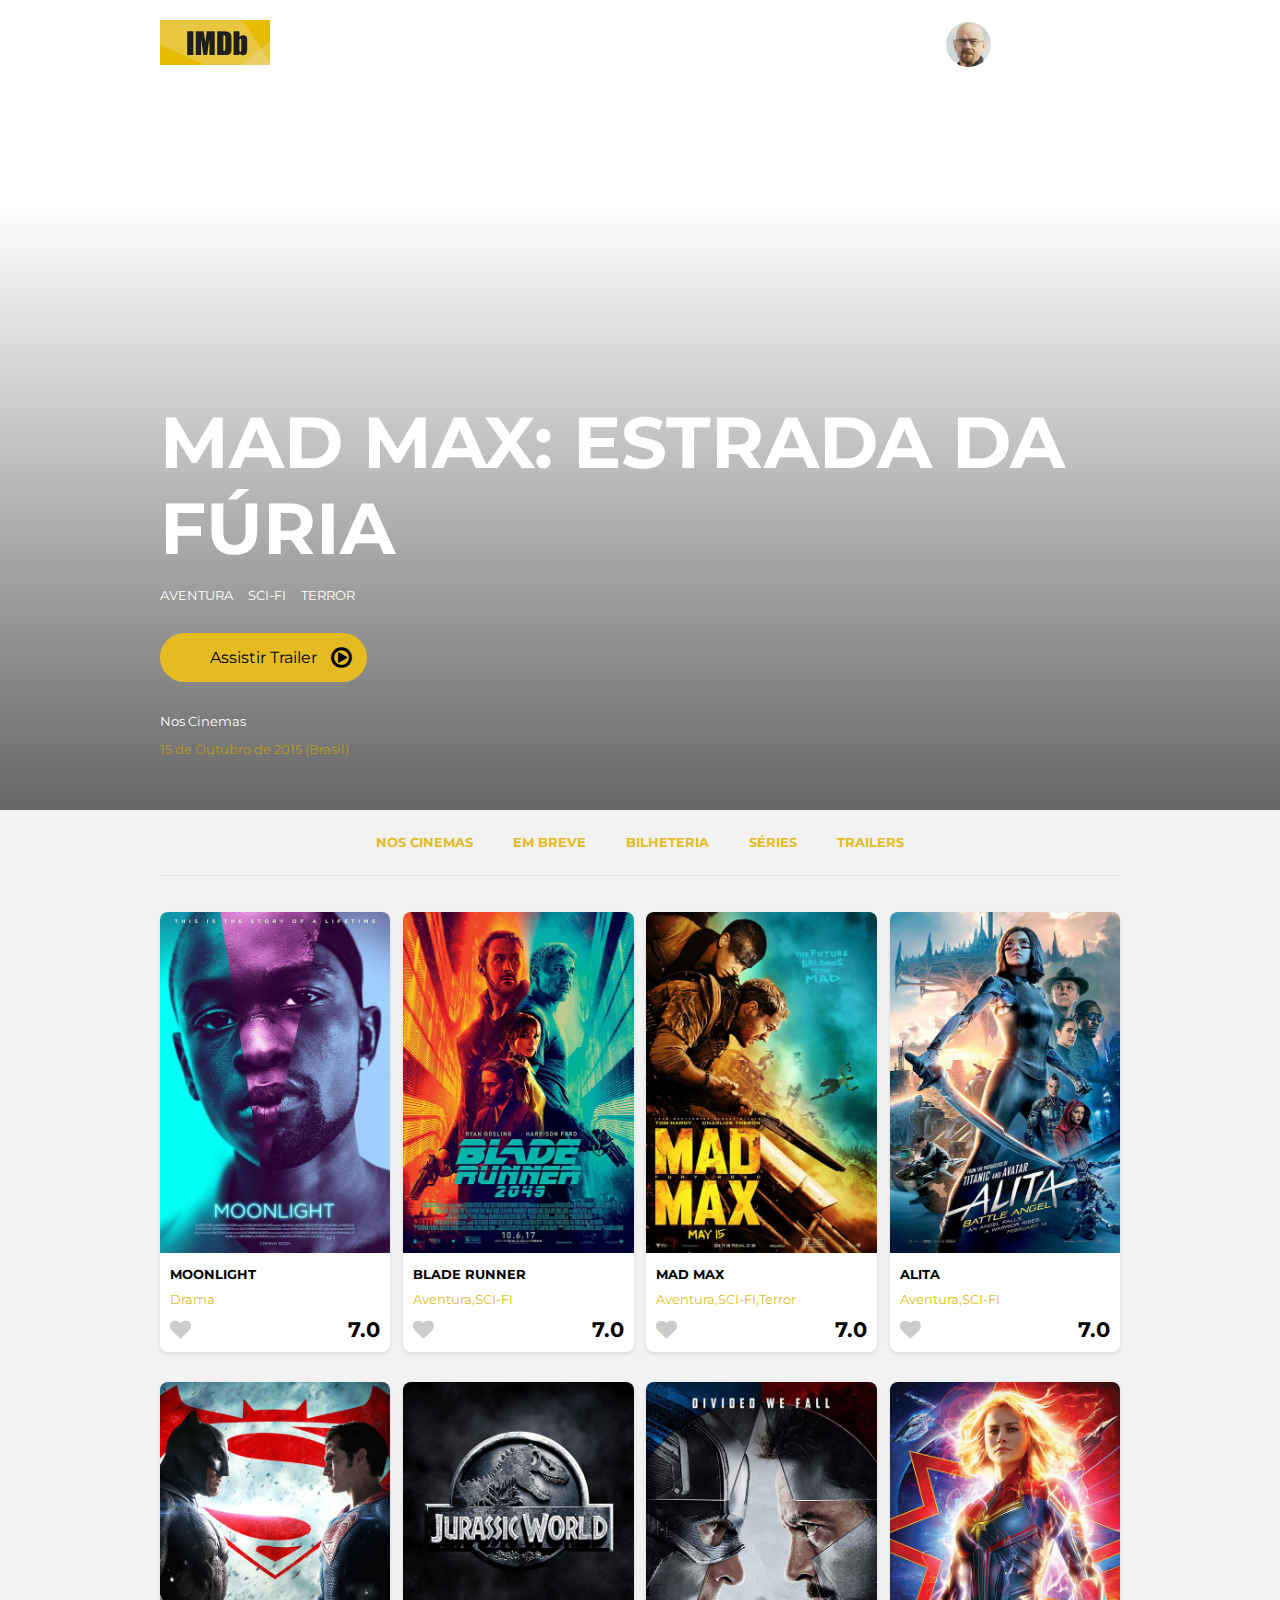
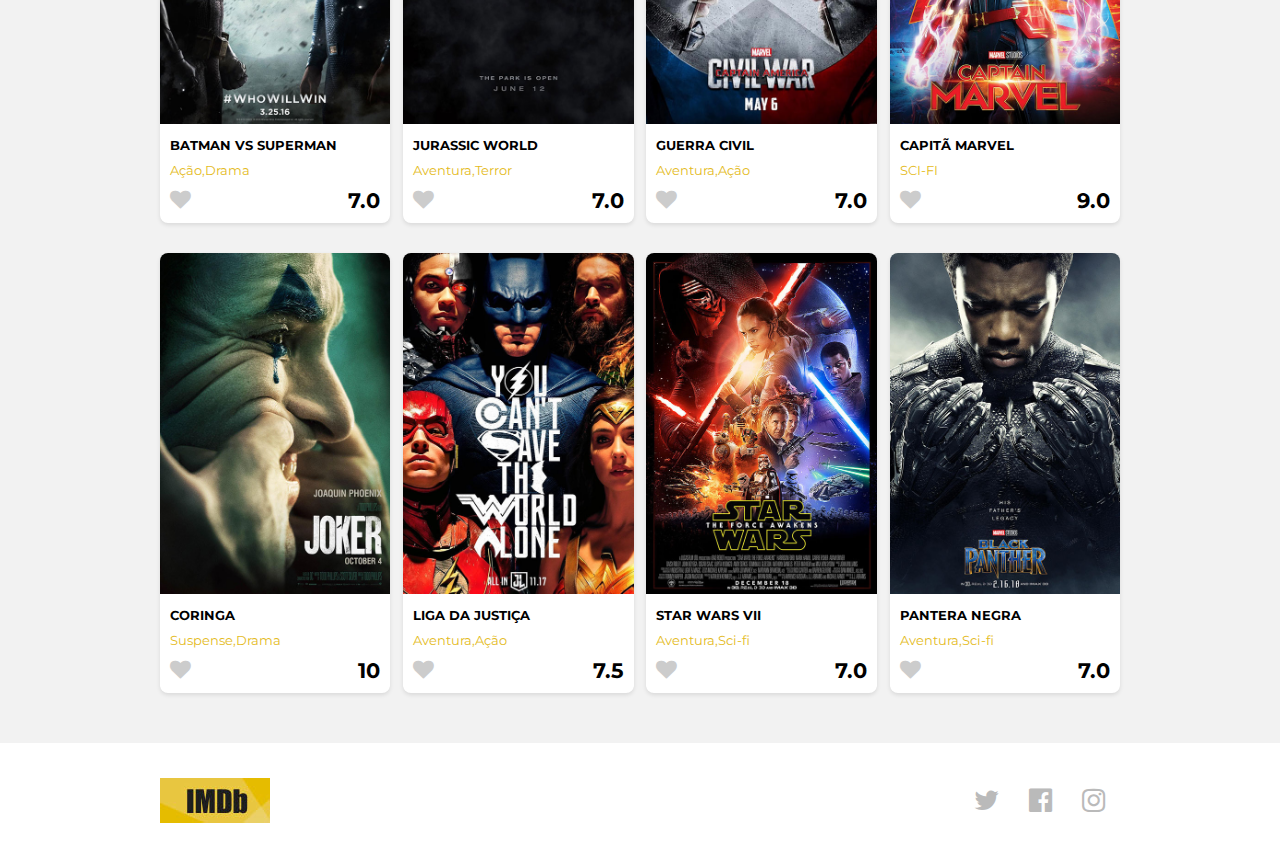
<file: react-11/public/index.html>
<!DOCTYPE html>
<html class="no-js" lang="pt-br">
	<head>
		<meta charset="utf-8" />
		<meta http-equiv="x-ua-compatible" content="ie=edge" />
		<title>IMDB - CodeNation Filmes</title>
		<meta name="description" content="" />
		<link rel="shortcut icon" type="image/png" href="favicon.png" />
		<meta name="viewport" content="width=device-width, initial-scale=1" />

		<link rel="stylesheet" href="css/normalize.css" />
		<link rel="stylesheet" href="css/main.css" />
	</head>

	<body>
    

		<header class="header">
			<nav class="navbar">
				<div class="container">
					<div class="navbar-title">
						<a href="">
							<img src="img/logo-imdb.jpg" 
							alt="logo-imdb">
						</a>
					</div>
	
					<div class="navbar-menu">
						<ul>
							<li id="active"><a href="#">LANÇAMENTOS</a></li>
							<li id=""><a href="#">CRÍTICA</a></li>
							<li id=""><a href="#">EM CARTAZ</a></li>
						</ul>
					</div>
	
					<div class="data-user">
						<div class="data-user-img">
							<img src="img/walter-white.jpg" 
							alt="image-walter">
						</div>
						<div class="data-user-name">
							Walter White
						</div>
					</div>
				</div>
				
				
				
				
			</nav>
	
			<div class="header-data">
				<div class="container">
					<h2 class="header-data-title">Mad Max: Estrada da Fúria</h2>
	
					<p class="header-data-genero">
						<a href="#" class="header-data-genero-item">Aventura</a>
						<a href="#" class="header-data-genero-item">SCI-FI</a>
						<a href="#" class="header-data-genero-item">Terror</a>
					</p>
					
					<a href="#" class="header-data-botao">
						Assistir Trailer
						<i class="fa fa-play-circle-o"></i>
					</a>
	
					<div class="header-more-info">
						<p>Nos Cinemas</p>
						<p>15 de Outubro de 2015 (Brasil)</p>
					</div>
				</div>
			</div>
		</header>
		
		<main class="main-catalogo">
			<nav class="menu">
				<div class="container">
					<div>
						<ul class="menu-lista">
							<li class="menu-lista-item"><a href="#">Nos Cinemas</a></li>
							<li class="menu-lista-item"><a href="#">Em Breve</a></li>
							<li class="menu-lista-item"><a href="#">Bilheteria</a></li>
							<li class="menu-lista-item"><a href="#">Séries</a></li>
							<li class="menu-lista-item"><a href="#">Trailers</a></li>
						</ul>
					</div>
				</div>
			</nav>
	
			<div class="container">
				<ul class="catalogo-filmes-lista">
					<li class="catalogo-filmes-lista-item">
						<figure class="item-filme-poster">
							<img src="img/poster-moonlight.jpg"
								 alt="poster-filme">
							
							<div class="item-filme-poster-info">
								<h3>Moonlight</h3>
								<a href="#">
									<i class="fa fa-play" aria-hidden="true"></i>
								</a>   
							</div>
						</figure>
						<div class="item-filme-sinopse">
							<h3 class="item-filme-sinopse-titulo">
								Moonlight
							</h3>
							<p class="item-filme-sinopse-genero">
								<a href="#">Drama</a>
							</p>
							<p class="item-filme-nota">
								<i class="fa fa-heart" aria-hidden="true"></i>
								7.0
							</p>
						</div>
					</li>

					<li class="catalogo-filmes-lista-item">
						<figure class="item-filme-poster">
							<img src="img/poster-bladerunner.jpg"
								 alt="poster-filme">
							
							<div class="item-filme-poster-info">
								<h3>Blade Runner</h3>
								<a href="#">
									<i class="fa fa-play" aria-hidden="true"></i>
								</a>   
							</div>
						</figure>
						<div class="item-filme-sinopse">
							<h3 class="item-filme-sinopse-titulo">
								Blade Runner
							</h3>
							<p class="item-filme-sinopse-genero">
								<a href="#">Aventura,</a>
								<a href="#">SCI-FI</a>
							</p>
							<p class="item-filme-nota">
								<i class="fa fa-heart" aria-hidden="true"></i>
								7.0
							</p>
						</div>
					</li>

					<li class="catalogo-filmes-lista-item">
						<figure class="item-filme-poster">
							<img src="img/poster-mad-max.jpg"
								 alt="poster-filme">
							
							<div class="item-filme-poster-info">
								<h3>MAD MAX</h3>
								<a href="#">
									<i class="fa fa-play" aria-hidden="true"></i>
								</a>   
							</div>
						</figure>
						<div class="item-filme-sinopse">
							<h3 class="item-filme-sinopse-titulo">
								MAD MAX
							</h3>
							<p class="item-filme-sinopse-genero">
								<a href="#">Aventura,</a>
								<a href="#">SCI-FI,</a>
								<a href="#">Terror</a>
								
							</p>
							<p class="item-filme-nota">
								<i class="fa fa-heart" aria-hidden="true"></i>
								7.0
							</p>
						</div>
					</li>

					<li class="catalogo-filmes-lista-item">
						<figure class="item-filme-poster">
							<img src="img/poster-alita.jpg"
								 alt="poster-filme">
							
							<div class="item-filme-poster-info">
								<h3>ALITA</h3>
								<a href="#">
									<i class="fa fa-play" aria-hidden="true"></i>
								</a>   
							</div>
						</figure>
						<div class="item-filme-sinopse">
							<h3 class="item-filme-sinopse-titulo">ALITA</h3>
							<p class="item-filme-sinopse-genero">
								<a href="#">Aventura,</a>
								<a href="#">SCI-FI</a>
								
							</p>
							<p class="item-filme-nota">
								<i class="fa fa-heart" aria-hidden="true"></i>
								7.0
							</p>
						</div>
					</li>

					<li class="catalogo-filmes-lista-item">
						<figure class="item-filme-poster">
							<img src="img/poster-batman-superman.jpg"
								 alt="poster-filme">
							
							<div class="item-filme-poster-info">
								<h3>BATMAN VS SUPERMAN</h3>
								<a href="#">
									<i class="fa fa-play" aria-hidden="true"></i>
								</a>   
							</div>
						</figure>
						<div class="item-filme-sinopse">
							<h3 class="item-filme-sinopse-titulo">BATMAN VS SUPERMAN</h3>
							<p class="item-filme-sinopse-genero">
								<a href="#">Ação,</a>
								<a href="#">Drama</a>
								
							</p>
							<p class="item-filme-nota">
								<i class="fa fa-heart" aria-hidden="true"></i>
								7.0
							</p>
						</div>
					</li>

					<li class="catalogo-filmes-lista-item">
						<figure class="item-filme-poster">
							<img src="img/poster-jurassic-world.jpg"
								 alt="poster-filme">
							
							<div class="item-filme-poster-info">
								<h3>JURASSIC WORLD</h3>
								<a href="#">
									<i class="fa fa-play" aria-hidden="true"></i>
								</a>   
							</div>
						</figure>
						<div class="item-filme-sinopse">
							<h3 class="item-filme-sinopse-titulo">JURASSIC WORLD</h3>
							<p class="item-filme-sinopse-genero">
								<a href="#">Aventura,</a>
								<a href="#">Terror</a>
								
							</p>
							<p class="item-filme-nota">
								<i class="fa fa-heart" aria-hidden="true"></i>
								7.0
							</p>
						</div>
					</li>

					<li class="catalogo-filmes-lista-item">
						<figure class="item-filme-poster">
							<img src="img/poster-guerra-civil.jpg"
								 alt="poster-filme">
							
							<div class="item-filme-poster-info">
								<h3>GUERRA CIVIL</h3>
								<a href="#">
									<i class="fa fa-play" aria-hidden="true"></i>
								</a>   
							</div>
						</figure>
						<div class="item-filme-sinopse">
							<h3 class="item-filme-sinopse-titulo">GUERRA CIVIL</h3>
							<p class="item-filme-sinopse-genero">
								<a href="#">Aventura,</a>
								<a href="#">Ação</a>
								
							</p>
							<p class="item-filme-nota">
								<i class="fa fa-heart" aria-hidden="true"></i>
								7.0
							</p>
						</div>
					</li>

					<li class="catalogo-filmes-lista-item">
						<figure class="item-filme-poster">
							<img src="img/poster-capita-marvel.jpg"
								 alt="poster-filme">
							
							<div class="item-filme-poster-info">
								<h3>CAPITÃ MARVEL</h3>
								<a href="#">
									<i class="fa fa-play" aria-hidden="true"></i>
								</a>   
							</div>
						</figure>
						<div class="item-filme-sinopse">
							<h3 class="item-filme-sinopse-titulo">CAPITÃ MARVEL</h3>
							<p class="item-filme-sinopse-genero">
								<a href="#">SCI-FI</a>
								
							</p>
							<p class="item-filme-nota">
								<i class="fa fa-heart" aria-hidden="true"></i>
								9.0
							</p>
						</div>
					</li>

					<li class="catalogo-filmes-lista-item">
						<figure class="item-filme-poster">
							<img src="img/poster-coringa.jpg"
								 alt="poster-filme">
							
							<div class="item-filme-poster-info">
								<h3>CORINGA</h3>
								<a href="#">
									<i class="fa fa-play" aria-hidden="true"></i>
								</a>   
							</div>
						</figure>
						<div class="item-filme-sinopse">
							<h3 class="item-filme-sinopse-titulo">CORINGA</h3>
							<p class="item-filme-sinopse-genero">
								<a href="#">Suspense, </a>
								<a href="#">Drama</a>
							</p>
							<p class="item-filme-nota">
								<i class="fa fa-heart" aria-hidden="true"></i>
								10
							</p>
						</div>
					</li>

					<li class="catalogo-filmes-lista-item">
						<figure class="item-filme-poster">
							<img src="img/poster-liga-justica.jpg"
								 alt="poster-filme">
							
							<div class="item-filme-poster-info">
								<h3>LIGA DA JUSTIÇA</h3>
								<a href="#">
									<i class="fa fa-play" aria-hidden="true"></i>
								</a>   
							</div>
						</figure>
						<div class="item-filme-sinopse">
							<h3 class="item-filme-sinopse-titulo">LIGA DA JUSTIÇA</h3>
							<p class="item-filme-sinopse-genero">
								<a href="#">Aventura,</a>
								<a href="#">Ação</a>
							</p>
							<p class="item-filme-nota">
								<i class="fa fa-heart" aria-hidden="true"></i>
								7.5
							</p>
						</div>
					</li>

					<li class="catalogo-filmes-lista-item">
						<figure class="item-filme-poster">
							<img src="img/poster-star-wars.jpg"
								 alt="poster-filme">
							
							<div class="item-filme-poster-info">
								<h3>STAR WARS VII</h3>
								<a href="#">
									<i class="fa fa-play" aria-hidden="true"></i>
								</a>   
							</div>
						</figure>
						<div class="item-filme-sinopse">
							<h3 class="item-filme-sinopse-titulo">STAR WARS VII</h3>
							<p class="item-filme-sinopse-genero">
								<a href="#">Aventura,</a>
								<a href="#">Sci-fi</a>
							</p>
							<p class="item-filme-nota">
								<i class="fa fa-heart" aria-hidden="true"></i>
								7.0
							</p>
						</div>
					</li>

					<li class="catalogo-filmes-lista-item">
						<figure class="item-filme-poster">
							<img src="img/poster-pantera-negra.jpg"
								 alt="poster-filme">
							
							<div class="item-filme-poster-info">
								<h3>PANTERA NEGRA</h3>
								<a href="#">
									<i class="fa fa-play" aria-hidden="true"></i>
								</a>   
							</div>
						</figure>
						<div class="item-filme-sinopse">
							<h3 class="item-filme-sinopse-titulo">PANTERA NEGRA</h3>
							<p class="item-filme-sinopse-genero">
								<a href="#">Aventura,</a>
								<a href="#">Sci-fi</a>
							</p>
							<p class="item-filme-nota">
								<i class="fa fa-heart" aria-hidden="true"></i>
								7.0
							</p>
						</div>
					</li>
				</ul>
			</div>
		</main>
	
		<footer>
			<div class="container">
				<img src="img/logo-imdb.jpg" 
				alt="logo-imdb">
			
			   <ul>
				   <li class="footer-item-lista icon-twitter">
						<a href="#">
							<i class="fa fa-twitter"></i>
						</a>
				   </li>
				   <li class="footer-item-lista icon-facebook">
						<a href="#">
							<i class="fa fa-facebook-official"></i>
						</a>
				   </li>
				   <li class="footer-item-lista icon-instagram">
					   <a href="#">
							<i class="fa fa-instagram"></i>
					   </a>
				   </li>
			   </ul>
			</div>
			
		</footer>
	</body>
</html>
</file>
<file: react-11/public/css/main.css>
@import url(https://maxcdn.bootstrapcdn.com/font-awesome/4.6.3/css/font-awesome.min.css);
@import url(https://fonts.googleapis.com/css?family=Montserrat:400,700);

* {
	box-sizing: border-box;
}

body{
    font-family: 'Montserrat', sans-serif;
}

.container{
    margin: 0 auto;
    position: relative;
    width: 960px;
}


.header {
    background-attachment: fixed;
    background-image: url('https://aceleradev-react.netlify.com/aula-01/public/img/capa-madmax2.jpg');
    background-size: cover;
    background-repeat: no-repeat;
    
    height: 90vh;
    display: flex;
    justify-content: space-between;
    padding: 20px;
    position: relative;
    align-items: center;
    width: 100%;
    flex-direction: column;
    
}

.header::after{
    background: linear-gradient(0deg, rgba(0,0,0,0.6) 0%, rgba(0,212,255,0) 75%);
    content: "";
    height: 100%;
    left: 0;
    position: absolute;
    top: 0;
    width: 100%;
}

.navbar{
    display: flex;
  
}
.navbar .container{
    align-items: center;
    display: flex;
    justify-content: space-between;
    width: 960px;
}
.navbar .container .navbar-title{
    display: inline-block;
}

.navbar .container .navbar-menu ul{
    list-style: none;
    display: flex;
    margin: 0;
    padding: 0;
}

.navbar .container .navbar-menu ul li{
    margin: 0 25px;
    cursor: pointer;
    transition: color 0.3s;
}

.navbar .container .navbar-menu  ul  li  a {
    color: #fff;
    font-size: .8em;
    font-weight: bold;
    text-decoration: none;
    text-transform: uppercase;
    transition: color 0.2s;
}

.navbar .container .navbar-menu  ul  li  a:hover {
    color: #e4bb23;
}

.navbar .container .data-user {
    display: flex;
    justify-content: flex-start;
    align-items: center;
}

.navbar .container .data-user .data-user-img {
    border-radius: 100%;
    box-shadow: 0 2px 3px (0, 0, 0, 0.5);
    height: 45px;
    margin-right: 15px;
    overflow: hidden;
    width: 45px;
}

.navbar .container .data-user .data-user-img img{
    width: 100%;
    height: auto;
}

.navbar .container .data-user .data-user-name{
    color: #fff;
    font-size: em;
    font-weight: bold;
}

.header .header-data {
    width: 100%;
}

.header .header-data .container{
    position: relative;
    z-index: 2;
}

.header .header-data .container .header-data-title{
    color: #fff;
    font-size: 4.5em;
    font-weight: bold;
    line-height: 1.2em;
    margin: 0;
    text-transform: uppercase;
}

.header .header-data .container .header-data-genero{
    display: flex;
    margin: 15px 0 30px;
    font-size: 13px;
}

.header .header-data .container .header-data-genero .header-data-genero-item {
    color: #fff;
    text-decoration: none;
    margin-right: 15px;
    text-transform: uppercase;
    transition: color 0.2s;
}

.header .header-data .container .header-data-genero .header-data-genero-item:hover {
    color: #e4bb23;
}

.header .header-data .container .header-data-botao {
    display: inline-block;
    padding: 15px 50px;
    color: #000;
    text-decoration: none;
    background-color: #e4bb23;
    border-radius: 40px;
    position: relative;
    transition: color 0.2s;
}

.header .header-data .container .header-data-botao i {
    font-size: 1.5em;
    position: absolute;
    right: 15px;
    top: 12px;
}

.header .header-data .container .header-data-botao:hover {
    background-color: #bc9a1d;
}

.header .header-data .container .header-more-info {
    padding: 20px 0;
    font-size: .8em;
    color: #fff;
}

.header .header-data .container .header-more-info p:last-child {
    color: #bc9a1d;
}

.main-catalogo{
    background-color: #f2f2f2;
    width: 100%;
}

.main-catalogo .menu .container .menu-lista {
    align-items: center;
    border-bottom: 1px solid rgba(0,0,0,0.08);
    display: flex;
    justify-content: center;
    list-style: none;
    margin: 0 auto;
    padding: 0 20px;
}

.main-catalogo .menu .container .menu-lista .menu-lista-item {
    margin: 0 20px;
}

.main-catalogo .menu .container .menu-lista .menu-lista-item a {
    color: #e4bb23;
    display: inline-block;
    padding: 25px 0;
    text-decoration: none;
    font-weight: bold;
    text-transform: uppercase;
    font-size: .8em;
    transition: all 0.2s;
}

.main-catalogo .menu .container .menu-lista .menu-lista-item a:hover {
    box-shadow: inset 0 -1px 0 #e4bb23;
}    

.main-catalogo .catalogo-filmes-lista {
    align-items: flex-start;
    display: flex;
    flex-direction: row;
    flex-wrap: wrap;
    justify-content: space-between;
    padding: 20px 0;
    width: 100%;
}

.main-catalogo .catalogo-filmes-lista .catalogo-filmes-lista-item {
    background-color: #fff;
    border-radius: 8px;
    box-shadow: 0 2px 4px rgba(0,0,0,0.1);
    display: flex;
    flex-direction: column;
    margin-bottom: 30px;
    overflow: hidden;
    width: 24%;
}

.main-catalogo .catalogo-filmes-lista .catalogo-filmes-lista-item .item-filme-poster {
    margin: 0;
    width: 100%;
    height: auto;
    overflow: hidden;
    position: relative;
}

.main-catalogo .catalogo-filmes-lista .catalogo-filmes-lista-item .item-filme-poster img {
    width: 100%;
    height: auto;
}

.main-catalogo .catalogo-filmes-lista .catalogo-filmes-lista-item .item-filme-poster .item-filme-poster-info {
    align-items: center;
    background-color: rgba(0,0,0,0.5);
    display: flex;
    flex-direction: column;
    height: 100%;
    justify-content: center;
    left: 0;
    opacity: 0;
    padding: 80px 20px;
    position: absolute;
    text-align: center;
    top: 0;
    transition: all 0.2s;
    visibility: hidden;
    width: 100%;
    z-index: 1;
}

.main-catalogo .catalogo-filmes-lista .catalogo-filmes-lista-item .item-filme-poster .item-filme-poster-info h3 {
    color: #e4bb23;
    font-size: 1.5em;
    line-height: 1em;
    text-transform: uppercase;
    margin: 25px;
}

.main-catalogo .catalogo-filmes-lista .catalogo-filmes-lista-item .item-filme-poster .item-filme-poster-info a {
    color: #fff;
    font-size: 5em;
    transition: all 0.2s;
}

.main-catalogo .catalogo-filmes-lista .catalogo-filmes-lista-item .item-filme-poster .item-filme-poster-info a:hover {
    color: #e4bb23;
}


.main-catalogo .catalogo-filmes-lista .catalogo-filmes-lista-item:hover .item-filme-poster .item-filme-poster-info {
    opacity: 1;
    visibility: visible;
}

.main-catalogo .catalogo-filmes-lista .catalogo-filmes-lista-item .item-filme-sinopse {
    padding: 10px;
    width: 100%;
}

.main-catalogo .catalogo-filmes-lista .catalogo-filmes-lista-item .item-filme-sinopse .item-filme-sinopse-titulo {
    font-size: .8em;
    font-weight: bold;
    margin: 0;
    text-transform: uppercase;
}

.main-catalogo .catalogo-filmes-lista .catalogo-filmes-lista-item .item-filme-sinopse .item-filme-sinopse-genero {
    margin: 10px 0;
    display: flex;
}

.main-catalogo .catalogo-filmes-lista .catalogo-filmes-lista-item .item-filme-sinopse .item-filme-sinopse-genero a {
    text-decoration: none;
    font-size: .8em;
    color: #e4bb23;
}

.main-catalogo .catalogo-filmes-lista .catalogo-filmes-lista-item .item-filme-sinopse .item-filme-sinopse-genero a:hover {
	text-decoration: underline;
}

.main-catalogo .catalogo-filmes-lista .catalogo-filmes-lista-item .item-filme-sinopse .item-filme-nota {
    margin: 0;
    align-items: center;
    display: flex;
    font-size: 1.3em;
    font-weight: bold;
    justify-content: space-between;
}

.main-catalogo .catalogo-filmes-lista .catalogo-filmes-lista-item .item-filme-sinopse .item-filme-nota i {
    color: #ccc;
    cursor: pointer;
}

.main-catalogo .catalogo-filmes-lista .catalogo-filmes-lista-item .item-filme-sinopse .item-filme-nota i:hover {
	color: #e74c3c;
}


footer{
    background-color: #fff  ;
    color: #bababa;
    padding: 15px 0;
    text-align: center;
    justify-content: space-between;
	width: 100%;
}
footer .container{
    display: flex;
    justify-content: space-between;
    align-items: center;
}

footer ul {
    padding: 0;
    list-style: none;
	display: flex;
	margin: 10px 0;
}

footer ul li {
    margin: 0 15px;
    
}

footer ul li a {
    font-size: 1.7em;
	text-decoration: none;
	color: #bababa;
    transition: all 0.2s;
}

footer ul .icon-twitter:hover a{
    color: #55acee;
}

footer ul .icon-facebook:hover a{
    color: #3b5998;
}

footer ul .icon-instagram:hover a{
    color: #e95950;
}
</file>
